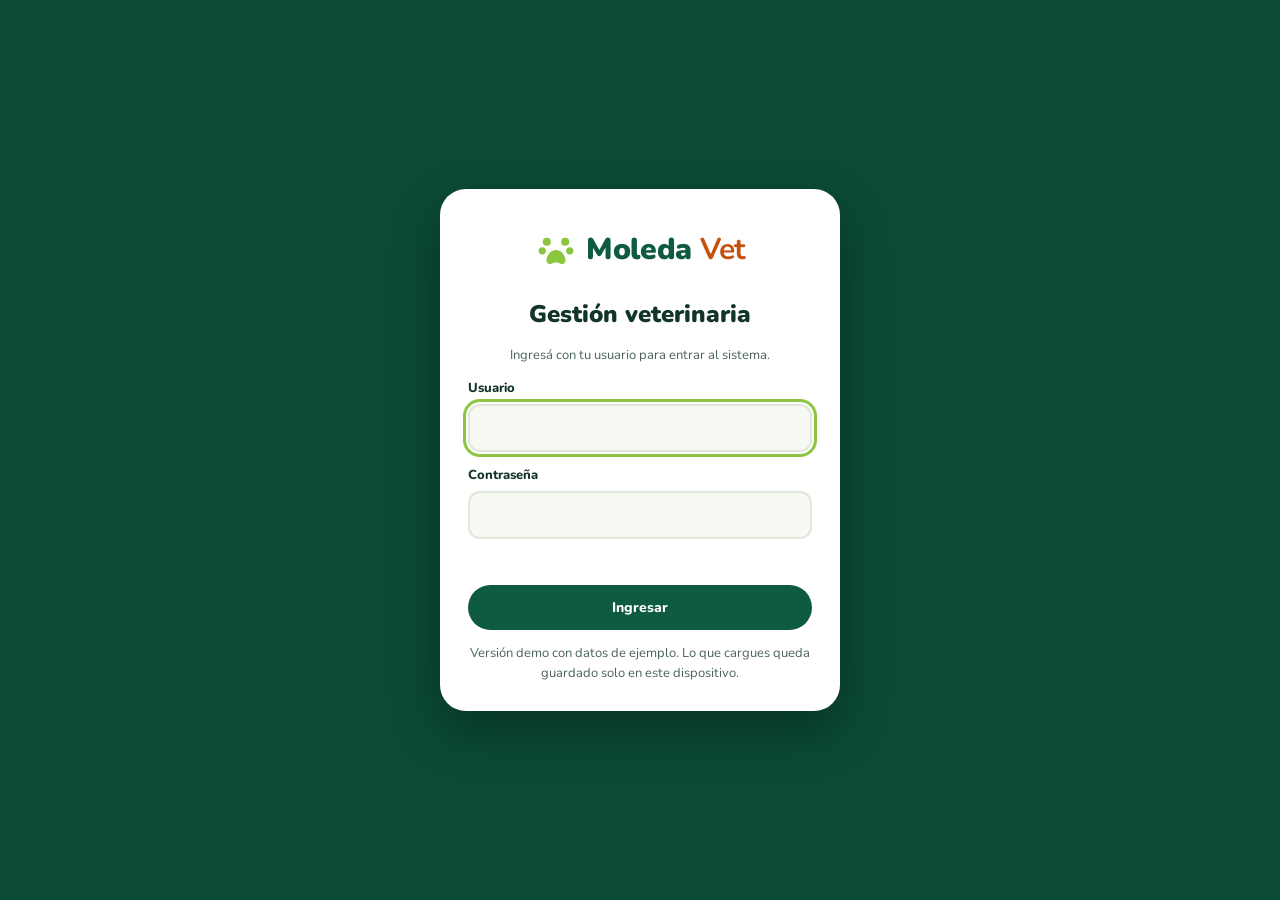
<file: demo/index.html>
<!doctype html>
<html lang="es">
<head>
<meta charset="utf-8">
<meta name="viewport" content="width=device-width, initial-scale=1, viewport-fit=cover">
<meta name="robots" content="noindex">
<title>MoledaVet Gestión</title>
<link rel="preconnect" href="https://fonts.googleapis.com">
<link rel="stylesheet" href="https://fonts.googleapis.com/css2?family=Nunito:wght@400;600;700;800;900&family=JetBrains+Mono:wght@500;700&display=swap">
<link rel="stylesheet" href="app.css">
<link rel="stylesheet" href="hotel.css">
</head>
<body>
<div class="login" id="login" hidden><form class="lcard" id="lf" autocomplete="on"><div class="wm big" aria-label="MoledaVet"><span class="paw" aria-hidden="true"></span>Moleda<b>Vet</b></div><h1>Gestión veterinaria</h1><p class="note">Ingresá con tu usuario para entrar al sistema.</p>
<div class="fld"><label for="lu">Usuario</label><input id="lu" name="username" autocomplete="username" required autocapitalize="none"></div>
<div class="fld"><label for="lp">Contraseña</label><input id="lp" name="password" type="password" autocomplete="current-password" required></div>
<p class="lerr" id="lerr" role="alert"></p><button class="btn primary" type="submit">Ingresar</button>
<p class="note">Versión demo con datos de ejemplo. Lo que cargues queda guardado solo en este dispositivo.</p></form></div>
<div class="app">
<aside class="side" id="side">
<div class="brand"><div class="wm" aria-label="MoledaVet"><span class="paw" aria-hidden="true"></span>Moleda<b>Vet</b></div></div>
<button class="menu-btn" id="menu-btn" type="button" aria-expanded="false" aria-controls="nav"><svg width="18" height="18" viewBox="0 0 24 24" fill="none" stroke="currentColor" stroke-width="2.4" stroke-linecap="round" aria-hidden="true"><path d="M4 7h16M4 12h16M4 17h16"></path></svg><span>Menú</span></button>
<nav class="nav" id="nav" aria-label="Módulos"></nav>
<button class="theme" id="theme" type="button"></button>
<button class="out" id="logout" type="button"><svg width="20" height="20" viewBox="0 0 24 24" fill="none" stroke="currentColor" stroke-width="2.2" stroke-linecap="round" stroke-linejoin="round" aria-hidden="true"><path d="M15 4h4a1 1 0 0 1 1 1v14a1 1 0 0 1-1 1h-4M10 16l-4-4 4-4M6 12h10"></path></svg><span>Cerrar sesión</span></button>
<div class="side-foot">Versión demo · datos de ejemplo guardados en este dispositivo.</div>
</aside>
<main class="main" id="view"></main>
</div>
<div class="modal" id="modal" hidden><div class="sheet" role="dialog" aria-modal="true" aria-labelledby="m-title" id="sheet"></div></div>
<div class="dp" id="dp" role="dialog" aria-label="Elegir fecha" hidden></div>
<div class="tip" id="tip" hidden></div>
<div class="toast" id="toast" role="status" hidden></div>
<script src="seed.js"></script>
<script src="app.js"></script>
</body>
</html>
</file>
<file: demo/app.css>
:root{--bg:#F2F5EF;--surface:#FFFFFF;--surface-2:#F7FAF3;--line:#E0E8DA;--ink:#12352B;--muted:#4A6359;--brand:#0E5A43;--brand-ink:#FFFFFF;--lime:#8CC63F;--lime-soft:#E8F3DC;--warn:#B4500F;--warn-soft:#FFF1E6;--bad:#A32019;--bad-soft:#FCE9E7;--info:#285E79;--info-soft:#E4EFF5;--side:#0B4A37;--side-ink:#DCEBE3;--wa:#1F7A4D;--bar2:#8A9A92;--shadow:0 10px 26px rgba(14,90,67,.12);--f-ui:'Nunito',system-ui,sans-serif;--f-mono:'JetBrains Mono',ui-monospace,monospace}
@media (prefers-color-scheme:dark){:root:not([data-theme="light"]){--bg:#0F1A16;--surface:#16241F;--surface-2:#1B2C26;--line:#2A3D35;--ink:#E6F0EA;--muted:#A3B8AE;--brand:#4FB287;--brand-ink:#0B1F17;--lime:#9BD458;--lime-soft:#22362A;--warn:#F0A060;--warn-soft:#3A2A1C;--bad:#F08A80;--bad-soft:#3A1F1D;--info:#8CC3DE;--info-soft:#1C2E38;--side:#0A1612;--side-ink:#C9DCD2;--bar2:#6F7F78;--shadow:0 10px 26px rgba(0,0,0,.4);color-scheme:dark}}
:root[data-theme="dark"]{--bg:#0F1A16;--surface:#16241F;--surface-2:#1B2C26;--line:#2A3D35;--ink:#E6F0EA;--muted:#A3B8AE;--brand:#4FB287;--brand-ink:#0B1F17;--lime:#9BD458;--lime-soft:#22362A;--warn:#F0A060;--warn-soft:#3A2A1C;--bad:#F08A80;--bad-soft:#3A1F1D;--info:#8CC3DE;--info-soft:#1C2E38;--side:#0A1612;--side-ink:#C9DCD2;--bar2:#6F7F78;--shadow:0 10px 26px rgba(0,0,0,.4);color-scheme:dark}
*{box-sizing:border-box}
html,body{height:100%;margin:0}
body{background:var(--bg);color:var(--ink);font-family:var(--f-ui);font-size:15px;line-height:1.5;-webkit-text-size-adjust:100%}
button,input,select,textarea{font:inherit;color:inherit}
:focus-visible{outline:3px solid var(--lime);outline-offset:2px}
[hidden]{display:none!important}
.wm{display:flex;align-items:center;gap:8px;font-weight:900;font-size:20px;color:#0E5A43;letter-spacing:-.3px}
.wm b{color:#C4520F}
.wm .paw{width:30px;height:30px;border-radius:10px;background:#8CC63F;flex:none;-webkit-mask:url("data:image/svg+xml,%3Csvg xmlns='http://www.w3.org/2000/svg' viewBox='0 0 24 24'%3E%3Ccircle cx='7' cy='8' r='2.2'/%3E%3Ccircle cx='17' cy='8' r='2.2'/%3E%3Ccircle cx='4.5' cy='13' r='2'/%3E%3Ccircle cx='19.5' cy='13' r='2'/%3E%3Cpath d='M12 12.5c-3 0-5.2 3.2-5.2 5.8 0 1.5 1.4 2.2 2.7 1.7 1-.3 1.6-.6 2.5-.6s1.5.3 2.5.6c1.3.5 2.7-.2 2.7-1.7 0-2.6-2.2-5.8-5.2-5.8z'/%3E%3C/svg%3E") center/contain no-repeat;mask:url("data:image/svg+xml,%3Csvg xmlns='http://www.w3.org/2000/svg' viewBox='0 0 24 24'%3E%3Ccircle cx='7' cy='8' r='2.2'/%3E%3Ccircle cx='17' cy='8' r='2.2'/%3E%3Ccircle cx='4.5' cy='13' r='2'/%3E%3Ccircle cx='19.5' cy='13' r='2'/%3E%3Cpath d='M12 12.5c-3 0-5.2 3.2-5.2 5.8 0 1.5 1.4 2.2 2.7 1.7 1-.3 1.6-.6 2.5-.6s1.5.3 2.5.6c1.3.5 2.7-.2 2.7-1.7 0-2.6-2.2-5.8-5.2-5.8z'/%3E%3C/svg%3E") center/contain no-repeat}
.wm.big{font-size:30px;justify-content:center}
.wm.big .paw{width:44px;height:44px}
.app{display:flex;min-height:100%}
.side{width:240px;flex:none;background:var(--side);color:var(--side-ink);padding:16px 12px;padding-left:max(12px,env(safe-area-inset-left,0px));display:flex;flex-direction:column;gap:12px;position:sticky;top:0;height:100vh;overflow-y:auto}
.brand{display:flex;align-items:center;gap:10px;background:#FFFFFF;border-radius:16px;padding:10px 12px;flex:none}
.menu-btn{display:none}
.nav{display:flex;flex-direction:column;gap:2px}
.nav h3{margin:10px 12px 4px;font-size:11px;letter-spacing:1.6px;text-transform:uppercase;color:#A8D86A;font-weight:900}
.nav a{color:var(--side-ink);text-decoration:none;font-weight:800;font-size:14px;padding:8px 12px;border-radius:11px;display:flex;align-items:center;gap:10px;justify-content:space-between;min-height:40px}
.nav a .l{display:flex;align-items:center;gap:10px}
.nav a svg{flex:none;opacity:.9}
.nav a:hover{background:rgba(255,255,255,.08)}
.nav a[aria-current="page"]{background:var(--lime);color:#0B2A20}
.nav .cnt{background:#C4520F;color:#FFFFFF;font-size:12px;padding:1px 8px;border-radius:999px;font-variant-numeric:tabular-nums}
.theme{margin-top:auto;display:flex;align-items:center;gap:10px;width:100%;padding:10px 12px;border-radius:12px;border:1.5px solid rgba(255,255,255,.22);background:transparent;color:var(--side-ink);font-weight:800;cursor:pointer;min-height:44px;flex:none}
.theme:hover,.out:hover{background:rgba(255,255,255,.08)}
.out{display:flex;align-items:center;gap:10px;width:100%;padding:10px 12px;border-radius:12px;border:0;background:transparent;color:var(--side-ink);font-weight:800;cursor:pointer;min-height:44px;flex:none}
.side-foot{font-size:12px;color:#A8D86A;line-height:1.4;padding:10px;border-radius:12px;background:rgba(255,255,255,.06);flex:none}
.main{flex:1;min-width:0;padding:22px max(16px,env(safe-area-inset-right,0px)) 48px clamp(16px,3vw,32px)}
.top{display:flex;flex-wrap:wrap;align-items:center;justify-content:space-between;gap:12px;margin-bottom:18px}
.top h1{margin:0;font-size:28px;font-weight:900;text-wrap:balance}
.top p{margin:0;color:var(--muted);font-weight:700;font-size:14px}
.main a:not(.btn):not(.pcard){color:var(--brand);text-decoration-thickness:2px;text-underline-offset:3px}
.btn{display:inline-flex;align-items:center;justify-content:center;gap:8px;font-weight:800;font-size:14px;padding:10px 16px;border-radius:999px;border:2px solid transparent;cursor:pointer;text-decoration:none;min-height:42px;white-space:nowrap}
.btn.primary{background:var(--brand);color:var(--brand-ink)}
.btn.wa{background:var(--wa);color:#FFFFFF}
.btn.line{background:transparent;border-color:var(--brand);color:var(--brand)}
.btn.ghost{background:transparent;color:var(--bad);padding-inline:10px}
.btn.sm{min-height:36px;padding:6px 12px;font-size:13px}
.btn:disabled{opacity:.5;cursor:not-allowed}
.acts{display:flex;flex-wrap:wrap;gap:8px}
.grid-k{display:grid;grid-template-columns:repeat(auto-fit,minmax(min(180px,100%),1fr));gap:14px;margin-bottom:18px}
.kpi{background:var(--surface);border:1px solid var(--line);border-radius:18px;padding:16px}
.kpi p{margin:0;font-weight:700;color:var(--muted);font-size:14px}
.kpi b{display:block;font-size:30px;font-weight:900;color:var(--brand);font-variant-numeric:tabular-nums;line-height:1.2;margin-top:4px;overflow-wrap:anywhere}
.kpi b.sm{font-size:22px}
.kpi.warn b{color:var(--warn)}
.kpi.bad b{color:var(--bad)}
.kpi small{color:var(--muted)}
.cols{display:flex;flex-wrap:wrap;gap:16px;align-items:flex-start;margin-bottom:16px}
.box{background:var(--surface);border:1px solid var(--line);border-radius:20px;padding:16px;min-width:0;margin-bottom:16px}
.cols .box{margin-bottom:0}
.box h2{margin:0 0 12px;font-size:19px;font-weight:900;display:flex;justify-content:space-between;align-items:center;gap:10px;flex-wrap:wrap}
.box h2 a{font-size:14px;font-weight:800}
.empty{margin:0;padding:20px;text-align:center;background:var(--surface-2);border-radius:14px;color:var(--muted);font-weight:700}
.list{display:flex;flex-direction:column;gap:10px}
.item{display:flex;flex-wrap:wrap;gap:10px 14px;align-items:center;justify-content:space-between;border:1px solid var(--line);border-radius:16px;padding:12px 14px;background:var(--surface-2)}
.item .who{display:flex;align-items:center;gap:12px;min-width:0;flex:1 1 240px}
.av{width:44px;height:44px;border-radius:14px;background:var(--lime-soft);color:var(--brand);display:inline-flex;align-items:center;justify-content:center;font-weight:900;flex:none}
.t{font-weight:900}
.s,.note{font-size:13px;color:var(--muted)}
.pill{display:inline-block;font-weight:800;font-size:12px;padding:4px 10px;border-radius:999px;white-space:nowrap}
.p-warn,.p-Pendiente,.p-Amarilla,.p-Enviado,.p-Observación{background:var(--warn-soft);color:var(--warn)}
.p-ok,.p-Confirmado,.p-Verde,.p-Aprobado,.p-Pagada,.p-Estable{background:var(--lime-soft);color:var(--brand)}
.p-info,.p-Atendido,.p-Facturado,.p-Borrador,.p-Alta{background:var(--info-soft);color:var(--info)}
.p-bad,.p-Cancelado,.p-Roja,.p-Crítico{background:var(--bad-soft);color:var(--bad)}
.tag-ej{font-family:var(--f-mono);font-size:11px;font-weight:700;color:var(--muted);border:1px dashed var(--line);border-radius:6px;padding:1px 6px}
.mono{font-family:var(--f-mono);font-variant-numeric:tabular-nums}
.num{text-align:right;font-variant-numeric:tabular-nums;white-space:nowrap}
.toolbar{display:flex;flex-wrap:wrap;gap:10px;align-items:center;margin-bottom:14px}
.search{flex:1 1 260px;min-width:0;padding:11px 16px;border-radius:999px;border:2px solid var(--line);background:var(--surface);min-height:46px}
.chips{display:flex;flex-wrap:wrap;gap:6px}
.chip{font-weight:800;font-size:13px;padding:7px 13px;border-radius:999px;border:2px solid var(--line);background:var(--surface);cursor:pointer;min-height:38px}
.chip[aria-pressed="true"]{background:var(--brand);border-color:var(--brand);color:var(--brand-ink)}
.week{display:grid;grid-template-columns:repeat(6,minmax(170px,1fr));gap:10px;overflow-x:auto;padding-bottom:6px}
.day{background:var(--surface);border:1px solid var(--line);border-radius:16px;padding:10px;min-height:180px}
.day h3{margin:0 0 8px;font-size:14px;font-weight:900;display:flex;justify-content:space-between;gap:6px}
.day.today{border-color:var(--brand);box-shadow:inset 0 0 0 1px var(--brand)}
.day.fer{background:var(--bad-soft);border-color:transparent}
.day.fer h3{color:var(--bad)}
.ferlbl{font-size:12px;font-weight:900;color:var(--bad);margin:0 0 8px;display:flex;gap:6px;align-items:center}
.slot{border-radius:12px;padding:8px 10px;background:var(--surface-2);border-left:4px solid var(--lime);margin-bottom:8px;font-size:13px}
.slot b{display:block;font-size:14px}
.slot.Pendiente{border-left-color:#C4520F}
.slot.Cancelado{opacity:.55;text-decoration:line-through}
.slot.Atendido{border-left-color:var(--info)}
.slot .acts{margin-top:6px}
.month{display:grid;grid-template-columns:repeat(7,minmax(0,1fr));gap:6px}
.month .wd{font-size:12px;font-weight:900;color:var(--muted);text-align:center;text-transform:uppercase;letter-spacing:1px;padding:4px 0}
.mcell{min-height:92px;border-radius:14px;border:1px solid var(--line);background:var(--surface);padding:8px;text-align:left;cursor:pointer;display:flex;flex-direction:column;gap:4px;min-width:0}
.mcell:hover{border-color:var(--brand)}
.mcell .d{font-weight:900;font-variant-numeric:tabular-nums}
.mcell.out{opacity:.4}
.mcell.today{box-shadow:inset 0 0 0 2px var(--brand)}
.mcell.fer{background:var(--bad-soft);border-color:transparent}
.mcell.fer .d,.mcell.fer .fn{color:var(--bad)}
.mcell.closed{background:var(--surface-2)}
.mcell .fn{font-size:11px;font-weight:800;line-height:1.2;overflow:hidden;text-overflow:ellipsis;display:-webkit-box;-webkit-line-clamp:2;-webkit-box-orient:vertical}
.mcell .c{font-size:12px;font-weight:800;color:var(--brand)}
.legend{display:flex;flex-wrap:wrap;gap:6px 16px;font-size:13px;color:var(--muted);font-weight:700;margin-top:10px}
.legend i{display:inline-block;width:12px;height:12px;border-radius:4px;margin-right:6px;vertical-align:-1px}
.cards{display:grid;grid-template-columns:repeat(auto-fill,minmax(min(280px,100%),1fr));gap:12px}
.pcard{display:flex;flex-direction:column;gap:10px;text-align:left;background:var(--surface);border:1px solid var(--line);border-radius:18px;padding:14px;cursor:pointer;text-decoration:none;color:var(--ink);transition:transform .2s ease,box-shadow .2s ease}
.pcard:hover{transform:translateY(-2px);box-shadow:var(--shadow)}
.pcard .row{display:flex;gap:12px;align-items:center}
.alerts{display:flex;flex-wrap:wrap;gap:6px}
.fhead{background:var(--surface);border:1px solid var(--line);border-radius:22px;padding:18px;display:flex;flex-wrap:wrap;gap:16px 24px;align-items:center;margin-bottom:14px}
.fhead .big{width:72px;height:72px;border-radius:22px;font-size:26px}
.fhead h1{margin:0;font-size:28px;font-weight:900}
.facts{display:flex;flex-wrap:wrap;gap:6px 14px;color:var(--muted);font-weight:700;font-size:14px}
.alertbar{display:flex;gap:10px;align-items:flex-start;background:var(--bad-soft);color:var(--bad);border-radius:14px;padding:12px 14px;font-weight:800;margin-bottom:14px}
.tabs{display:flex;flex-wrap:wrap;gap:6px;margin-bottom:14px}
.tbl-wrap{overflow-x:auto}
table{width:100%;border-collapse:collapse;font-size:14px;min-width:560px}
th{text-align:left;font-size:12px;text-transform:uppercase;letter-spacing:1px;color:var(--muted);padding:8px;border-bottom:2px solid var(--line)}
td{padding:10px 8px;border-bottom:1px solid var(--line);vertical-align:top}
tr.low td{background:var(--warn-soft)}
tfoot td{font-weight:900;border-bottom:0}
dl.kv{margin:0;display:grid;grid-template-columns:max-content 1fr;gap:6px 16px;font-size:14px}
dl.kv dt{color:var(--muted);font-weight:700}
dl.kv dd{margin:0;font-weight:800}
.rem{display:grid;grid-template-columns:auto 1fr auto;gap:12px;align-items:center;border:1px solid var(--line);border-radius:16px;padding:12px 14px;background:var(--surface)}
.rem+.rem{margin-top:10px}
.when{font-family:var(--f-mono);font-weight:700;font-size:13px;text-align:center;min-width:64px;padding:6px;border-radius:10px;background:var(--surface-2)}
.rem.vencido .when{background:var(--bad-soft);color:var(--bad)}
.rem.semana .when{background:var(--warn-soft);color:var(--warn)}
.sent{font-size:12px;font-weight:800;color:var(--brand)}
.grp{margin:18px 0 10px;font-size:15px;font-weight:900;color:var(--muted);text-transform:uppercase;letter-spacing:1.5px}
.hcard{background:var(--surface);border:1px solid var(--line);border-radius:18px;padding:14px;display:flex;flex-direction:column;gap:10px}
.hcard.Crítico{border-left:6px solid var(--bad)}
.hcard.Observación{border-left:6px solid #C4520F}
.hcard.Estable{border-left:6px solid var(--lime)}
.evo{list-style:none;margin:0;padding:0;display:flex;flex-direction:column;gap:6px;max-height:180px;overflow-y:auto}
.evo li{font-size:13px;background:var(--surface-2);border-radius:10px;padding:6px 10px}
.evo time{font-family:var(--f-mono);font-weight:700;color:var(--muted);margin-right:6px}
.tri{display:grid;grid-template-columns:auto 1fr auto;gap:12px;align-items:center;border:1px solid var(--line);border-radius:16px;padding:12px 14px;background:var(--surface)}
.tri+.tri{margin-top:10px}
.tri .dot{width:14px;height:14px;border-radius:50%}
.dot.Roja{background:#C62828}
.dot.Amarilla{background:#E0A100}
.dot.Verde{background:#6BAA2E}
.bars{display:flex;flex-direction:column;gap:8px}
.bar{display:grid;grid-template-columns:minmax(90px,150px) 1fr auto;gap:10px;align-items:center;font-size:13px;font-weight:700}
.bar .track{height:14px;border-radius:4px;background:var(--surface-2);overflow:hidden}
.bar .fill{height:100%;background:var(--brand);border-radius:0 4px 4px 0}
.vbars{display:flex;align-items:flex-end;gap:2px;height:180px;border-bottom:1px solid var(--line);padding-top:10px}
.vbars .col{flex:1;display:flex;align-items:flex-end;gap:2px;height:100%;position:relative;min-width:0}
.vbars .v{flex:1;background:var(--brand);border-radius:4px 4px 0 0;min-height:2px}
.vbars .v.b2{background:var(--bar2)}
.vbars .col:hover .v{filter:brightness(1.15)}
.xl{display:flex;gap:2px;margin-top:6px}
.xl span{flex:1;text-align:center;font-size:11px;color:var(--muted);font-weight:700;min-width:0;overflow:hidden}
.tip{position:fixed;z-index:80;pointer-events:none;background:var(--ink);color:var(--bg);font-size:12px;font-weight:800;padding:6px 10px;border-radius:8px;white-space:nowrap}
.itemsed{display:flex;flex-direction:column;gap:8px}
.irow{display:grid;grid-template-columns:minmax(0,1fr) 70px 120px auto;gap:6px;align-items:end}
.irow input,.irow select{padding:9px 10px;border-radius:10px;border:2px solid var(--line);background:var(--surface-2);min-height:42px;width:100%}
.totline{display:flex;justify-content:space-between;font-weight:900;font-size:18px;padding-top:10px;border-top:2px solid var(--line);margin-top:6px}
.modal{position:fixed;inset:0;z-index:50;background:rgba(5,25,18,.55);display:flex;align-items:center;justify-content:center;padding:16px}
.sheet{background:var(--surface);border-radius:24px;width:100%;max-width:600px;max-height:92vh;overflow-y:auto;padding:22px;box-shadow:var(--shadow)}
.sheet h2{margin:0 0 16px;font-size:22px;font-weight:900}
.form{display:grid;grid-template-columns:repeat(2,minmax(0,1fr));gap:12px}
.form .full{grid-column:1/-1}
.fld{display:flex;flex-direction:column;gap:5px;min-width:0}
.fld label,.fld .lbl{font-weight:800;font-size:13px}
.fld input,.fld select,.fld textarea{padding:11px 12px;border-radius:12px;border:2px solid var(--line);background:var(--surface-2);min-height:46px;width:100%}
.fld textarea{min-height:80px;resize:vertical}
.chk{display:flex;align-items:center;gap:8px;font-weight:800;font-size:14px}
.chk input{width:20px;height:20px;accent-color:var(--brand)}
.sheet-acts{display:flex;justify-content:flex-end;gap:8px;margin-top:18px;flex-wrap:wrap}
.toast{position:fixed;left:50%;bottom:calc(20px + env(safe-area-inset-bottom,0px));transform:translateX(-50%);z-index:90;background:var(--ink);color:var(--bg);border-radius:14px;padding:12px 18px;font-weight:800;max-width:min(560px,calc(100% - 32px));box-shadow:var(--shadow)}
.dpbtn{display:flex;align-items:center;gap:10px;width:100%;text-align:left;padding:11px 12px;border-radius:12px;border:2px solid var(--line);background:var(--surface-2);min-height:46px;cursor:pointer;font-weight:700}
.dpbtn:hover{border-color:var(--brand)}
.dpbtn svg{flex:none;color:var(--brand)}
.dpbtn .ph{color:var(--muted);font-weight:600}
.dpbtn .fx{margin-left:auto;font-size:11px;font-weight:900;color:var(--bad);background:var(--bad-soft);border-radius:999px;padding:2px 8px}
.dp{position:fixed;z-index:70;width:320px;background:var(--surface);border:1px solid var(--line);border-radius:20px;box-shadow:0 18px 40px rgba(0,0,0,.25);padding:14px}
.dp-h{display:flex;align-items:center;gap:6px;margin-bottom:10px}
.dp-h select{flex:1;min-width:0;padding:7px 8px;border-radius:10px;border:2px solid var(--line);background:var(--surface-2);font-weight:800;min-height:38px}
.dp-nav{width:38px;height:38px;border-radius:12px;border:2px solid var(--line);background:var(--surface);cursor:pointer;display:inline-flex;align-items:center;justify-content:center;flex:none}
.dp-g{display:grid;grid-template-columns:repeat(7,1fr);gap:3px}
.dp-g .wd{font-size:11px;font-weight:900;color:var(--muted);text-align:center;padding:2px 0}
.dp-d{height:38px;border-radius:10px;border:0;background:transparent;cursor:pointer;font-weight:800;font-variant-numeric:tabular-nums;position:relative}
.dp-d:hover:not(:disabled){background:var(--lime-soft)}
.dp-d.today{box-shadow:inset 0 0 0 2px var(--brand)}
.dp-d.sel{background:var(--brand);color:var(--brand-ink)}
.dp-d.fer{color:var(--bad);background:var(--bad-soft)}
.dp-d.fer::after{content:"";position:absolute;left:50%;bottom:4px;width:4px;height:4px;margin-left:-2px;border-radius:50%;background:var(--bad)}
.dp-d.sel.fer{background:var(--bad);color:#FFFFFF}
.dp-d.sun{color:var(--muted)}
.dp-d:disabled{cursor:not-allowed;opacity:.35;text-decoration:line-through}
.dp-d.fer:disabled{opacity:.75}
.dp-f{margin-top:10px;font-size:12px;color:var(--muted);font-weight:700;display:flex;flex-direction:column;gap:4px}
.dp-f b{color:var(--bad)}
.dp-acts{display:flex;justify-content:space-between;gap:8px;margin-top:10px}
.doc{border:1px solid var(--line);border-radius:16px;padding:18px}
.doc-h{display:flex;justify-content:space-between;gap:12px;flex-wrap:wrap;align-items:flex-start;border-bottom:2px solid var(--line);padding-bottom:12px;margin-bottom:12px}
.doc-h .wm{background:#FFFFFF;border-radius:10px;padding:6px 8px}
.login{position:fixed;inset:0;z-index:100;background:var(--side);display:flex;align-items:center;justify-content:center;padding:16px}
.lcard{background:var(--surface);border-radius:26px;padding:28px;width:100%;max-width:400px;display:flex;flex-direction:column;gap:14px;box-shadow:0 20px 50px rgba(0,0,0,.3)}
.lcard .wm{background:#FFFFFF;border-radius:16px;padding:10px;align-self:center}
.lcard h1{margin:0;font-size:24px;font-weight:900;text-align:center}
.lcard p{margin:0;text-align:center}
.lerr{color:var(--bad);font-weight:800;min-height:1.2em}
@media print{body *{visibility:hidden}#sheet,#sheet *{visibility:visible}#sheet{position:absolute;left:0;top:0;box-shadow:none;max-height:none;max-width:none}.no-print{display:none!important}.modal{background:none}}
@media (max-width:820px){.app{flex-direction:column}.side{width:auto;height:auto;position:sticky;top:0;z-index:30;flex-direction:row;flex-wrap:wrap;align-items:center;padding:8px max(12px,env(safe-area-inset-right,0px)) 8px max(12px,env(safe-area-inset-left,0px));gap:8px;overflow:visible}.brand{padding:6px 10px}.brand .wm{font-size:16px}.brand .paw{width:22px;height:22px}.menu-btn{display:inline-flex;align-items:center;gap:8px;margin-left:auto;min-height:44px;padding:8px 14px;border-radius:12px;border:1.5px solid rgba(255,255,255,.25);background:transparent;color:var(--side-ink);font-weight:900;cursor:pointer}.nav{display:none;width:100%;max-height:70vh;overflow-y:auto;padding-bottom:8px}.side.open .nav{display:flex}.side-foot{display:none}.theme,.out{margin:0;width:auto;padding:9px}.theme span,.out span{position:absolute;left:-9999px}.form{grid-template-columns:1fr}.rem,.tri{grid-template-columns:auto 1fr}.rem .acts,.tri .acts{grid-column:1/-1}.mcell{min-height:64px;padding:5px}.mcell .fn{display:none}.irow{grid-template-columns:1fr 64px}.irow .pr{grid-column:1}.dp{left:8px!important;right:8px;width:auto;top:auto!important;bottom:calc(8px + env(safe-area-inset-bottom,0px))}}
@media (prefers-reduced-motion:no-preference){@keyframes in{from{opacity:0;transform:translateY(8px)}to{opacity:1;transform:none}}.view{animation:in .3s ease both}.sheet,.dp{animation:in .2s ease both}}
</file>
<file: demo/hotel.css>
.grid-k.k7{grid-template-columns:repeat(auto-fit,minmax(min(150px,100%),1fr))}
.slot.est{border-left-color:var(--info);background:var(--info-soft)}
.occ-wrap{overflow-x:auto;border:1px solid var(--line);border-radius:14px}
.occ{border-collapse:separate;border-spacing:0;min-width:980px;width:100%;font-size:12px}
.occ th,.occ td{padding:7px 6px;text-align:center;border-bottom:1px solid var(--line);border-right:1px solid var(--line);white-space:nowrap}
.occ th{font-size:11px;letter-spacing:.5px;text-transform:none;color:var(--muted);background:var(--surface-2)}
.occ th.fer{color:var(--bad);background:var(--bad-soft)}
.occ th.today{color:var(--brand);box-shadow:inset 0 -3px 0 var(--brand)}
.occ .rowh{position:sticky;left:0;background:var(--surface);text-align:left;font-weight:900;color:var(--ink);z-index:1}
.occ td.on{background:var(--lime-soft);color:var(--brand);font-weight:800;max-width:90px;overflow:hidden;text-overflow:ellipsis}
.occ td.on.pend{background:var(--warn-soft);color:var(--warn)}
.occ td.full{color:var(--bad);font-weight:900}
.occ td.closed{color:var(--muted);background:var(--surface-2)}
/* ---- contraer: menú, grupos y secciones ---- */
.chev{transition:transform .2s ease;flex:none}
[aria-expanded="false"]>.chev{transform:rotate(-90deg)}
.ngh{all:unset;box-sizing:border-box;display:flex;align-items:center;justify-content:space-between;gap:6px;width:100%;margin:10px 0 2px;padding:4px 12px;font-size:11px;letter-spacing:1.6px;text-transform:uppercase;color:#A8D86A;font-weight:900;cursor:pointer;border-radius:8px}
.ngh:hover{background:rgba(255,255,255,.06)}
.ngh:focus-visible,.cx:focus-visible,.pgh:focus-visible,.mini:focus-visible{outline:3px solid var(--lime);outline-offset:2px}
.ng{display:flex;flex-direction:column;gap:2px}
.ng[hidden]{display:none}
.mini{display:flex;align-items:center;gap:10px;width:100%;padding:8px 12px;border-radius:12px;border:1.5px solid rgba(255,255,255,.22);background:transparent;color:var(--side-ink);font-weight:800;font-size:13px;cursor:pointer;min-height:40px;flex:none}
.mini:hover{background:rgba(255,255,255,.08)}
.app.is-mini .side{width:78px;padding-left:10px;padding-right:10px}
.app.is-mini .side .brand,.app.is-mini .side-foot,.app.is-mini .ngh,.app.is-mini .nav .tx,.app.is-mini .mini span,.app.is-mini .theme span,.app.is-mini .out span{display:none}
.app.is-mini .ng[hidden]{display:flex}
.app.is-mini .nav a{justify-content:center;padding:10px 0;position:relative}
.app.is-mini .nav .cnt{position:absolute;top:2px;right:4px;font-size:10px;padding:0 5px}
.app.is-mini .mini svg{transform:rotate(180deg)}
.app.is-mini .mini,.app.is-mini .theme,.app.is-mini .out{justify-content:center;padding-left:0;padding-right:0}
.cx{all:unset;display:inline-flex;align-items:center;gap:8px;cursor:pointer;border-radius:8px;min-height:32px}
.cx .chev{color:var(--muted)}
.box.cz>:not(h2){display:none!important}
.box.cz>h2{margin-bottom:0}
/* ---- pacientes ---- */
.pbar{display:flex;flex-wrap:wrap;gap:8px;align-items:center;justify-content:space-between;margin:0 0 12px}
.abc{display:flex;flex-wrap:wrap;gap:4px;margin:0 0 14px}
.abc button{min-width:34px;min-height:34px;border-radius:10px;border:1.5px solid var(--line);background:var(--surface);color:var(--brand);font-weight:900;cursor:pointer}
.abc button:hover{background:var(--lime-soft)}
.pgrp{margin:0 0 10px;border:1px solid var(--line);border-radius:16px;background:var(--surface);overflow:hidden}
.pgh{all:unset;box-sizing:border-box;display:flex;align-items:center;gap:10px;width:100%;padding:10px 14px;cursor:pointer;background:var(--surface-2)}
.pgh b{font-size:18px;font-weight:900;color:var(--brand);min-width:22px}
.pgh .note{margin-left:auto}
.pgb{padding:10px}
.pgb[hidden]{display:none}
.plist{display:flex;flex-direction:column}
.prow{display:grid;grid-template-columns:minmax(200px,1.5fr) minmax(170px,1.2fr) minmax(140px,1fr) minmax(0,1.3fr) auto;gap:12px;align-items:center;padding:9px 6px;border-bottom:1px solid var(--line)}
.prow:last-child{border-bottom:0}
.prow.ph{font-size:11px;letter-spacing:.6px;text-transform:uppercase;color:var(--muted);font-weight:900;padding:4px 16px 6px;border:0}
.prow .nm{display:flex;gap:10px;align-items:center;min-width:0}
.prow .nm .av{width:36px;height:36px;border-radius:11px;font-size:13px}
.prow .nm a{font-weight:900;font-size:15px}
.prow .alerts{gap:4px}
.prow .pill{font-size:11px}
.prow .acts{flex-wrap:nowrap}
@media (max-width:820px){
  .mini{display:none}
  .prow{grid-template-columns:1fr auto;gap:4px 10px}
  .prow>.c2,.prow>.c3,.prow>.c4{grid-column:1/-1;padding-left:46px}
  .prow>.c5{grid-row:1;grid-column:2}
  .prow.ph{display:none}
}
</file>
